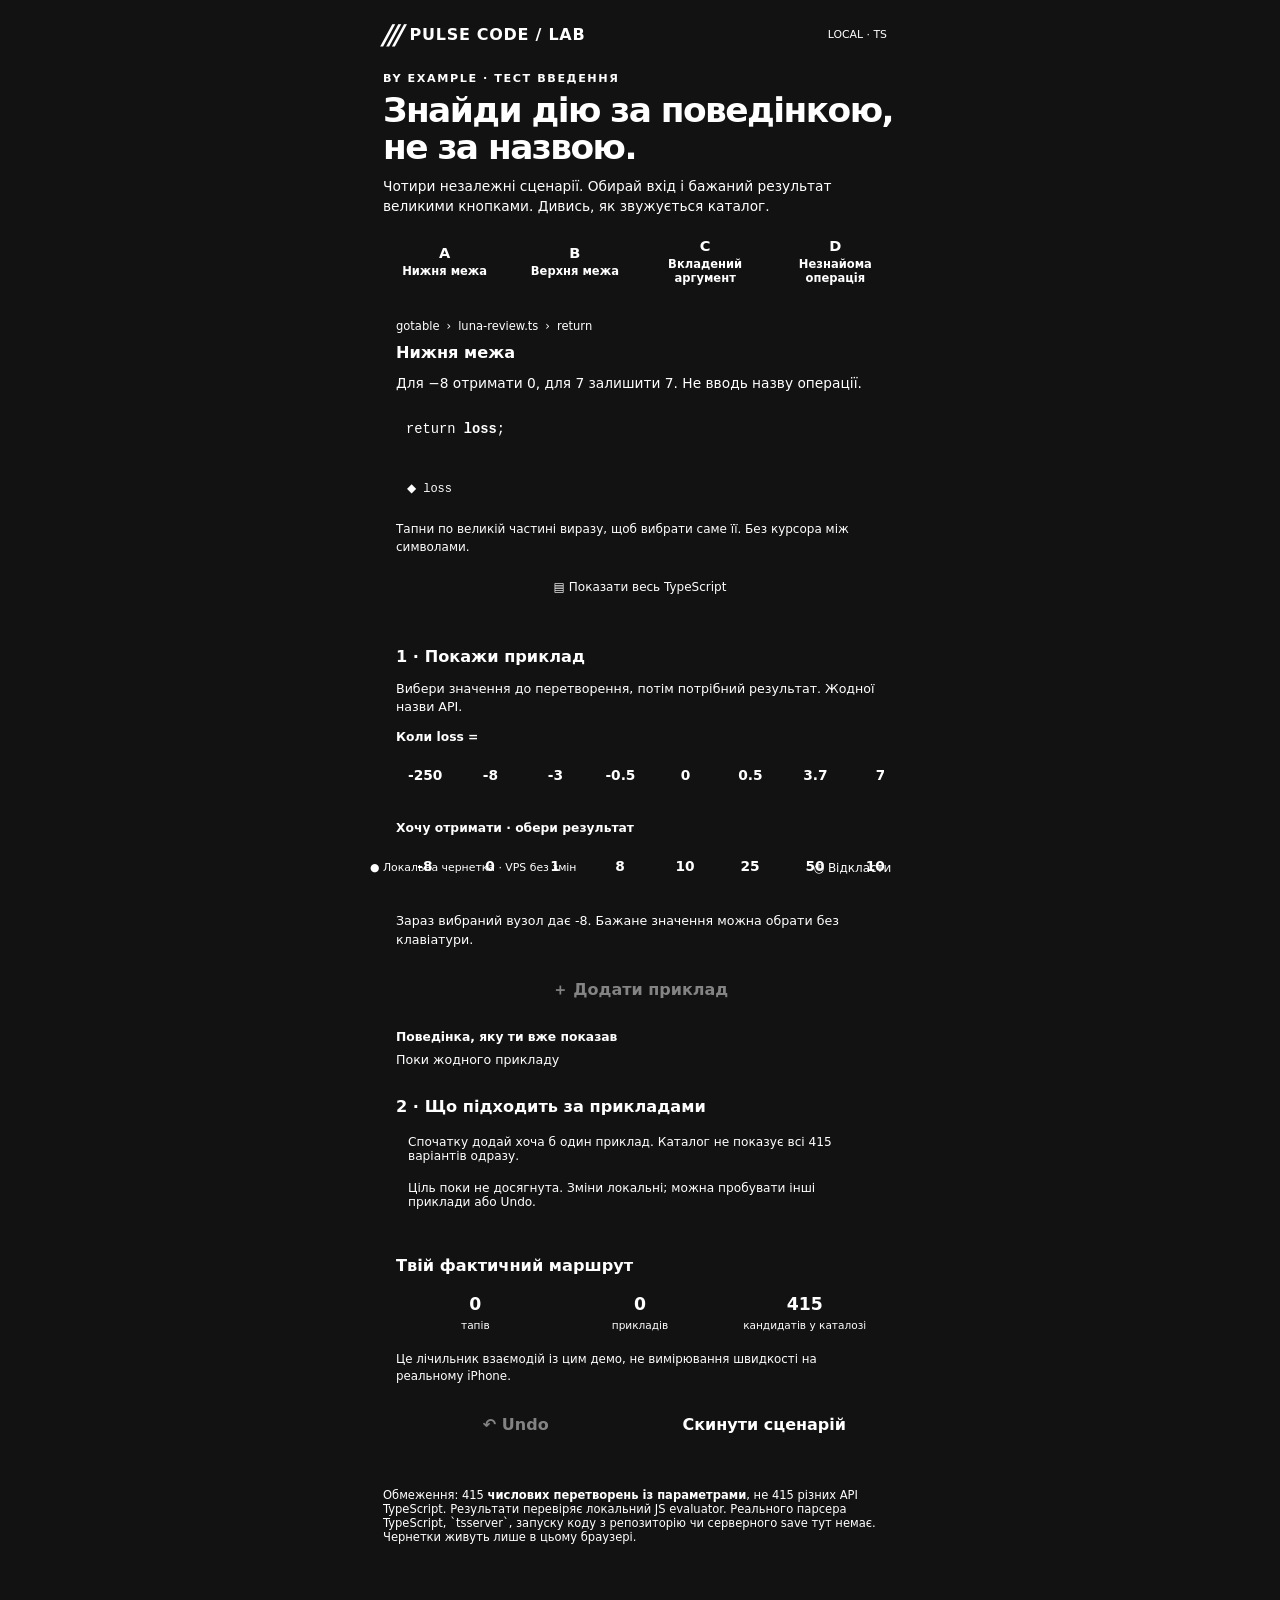
<file: web/pulse-by-example-20261121.html>
<!doctype html>
<html lang="uk" data-accent="purple">
<head>
<meta charset="utf-8">
<meta name="viewport" content="width=device-width,initial-scale=1,viewport-fit=cover">
<title>PULSE CODE · By example lab</title>
<meta name="description" content="Інтерактивний mobile-first TypeScript UX-тест: знайти числову трансформацію з 415 варіантів за прикладами, не вводячи її назви.">
<link rel="stylesheet" href="https://files.mandrock.me/web/mandrock0-tokens.css">
<link rel="stylesheet" href="https://tools.mandrock.me/palettes/accents.css">
<script defer src="https://files.mandrock.me/web/mandrock0-ambient.js" data-profile="subtle" data-section="purple"></script>
<style>
:root{color-scheme:dark}
*{box-sizing:border-box}
html{scroll-behavior:auto}
body{margin:0;min-width:0;min-height:100dvh;background:var(--background);color:var(--foreground);font-family:system-ui,-apple-system,BlinkMacSystemFont,sans-serif}
button{font:inherit;color:inherit;touch-action:manipulation;cursor:pointer}
button:focus-visible{outline:3px solid var(--page-accent);outline-offset:3px}
button:disabled{opacity:.48;cursor:not-allowed}
canvas[data-mandrock0-ambient]{opacity:.08!important;pointer-events:none!important}
main{position:relative;z-index:1;max-width:540px;margin:auto;min-height:100dvh;padding:calc(10px + env(safe-area-inset-top)) 13px calc(85px + env(safe-area-inset-bottom))}
header{display:flex;align-items:center;gap:9px;min-height:48px}
.brand{font-size:1rem;font-weight:900;letter-spacing:.045em;white-space:nowrap}.brand i{font-style:normal;color:var(--page-accent)}
.sig{font-weight:900;font-size:1.7rem;letter-spacing:-.15em;color:var(--page-accent);transform:skew(-13deg)}
.status{margin-left:auto;border:1px solid var(--border);border-radius:999px;padding:7px 10px;font-size:.68rem;color:var(--accent-cyan)}
.kicker{font-size:.7rem;font-weight:850;letter-spacing:.14em;color:var(--page-accent);margin:14px 0 7px}
h1{font-size:clamp(1.53rem,7vw,2.15rem);line-height:1.07;letter-spacing:-.045em;margin:0 0 10px}
h2{font-size:1.01rem;line-height:1.25;margin:0 0 9px}
p{line-height:1.48}
.muted{color:var(--muted-foreground)}.small{font-size:.79rem}
.microtext{font:12px/1.5 ui-monospace,Consolas,monospace}
.accent{color:var(--accent-lime)}
.panel{border:1px solid var(--border);border-radius:17px;background:color-mix(in oklch,var(--card) 92%,transparent);padding:13px;margin-top:12px}
.tasks{display:grid;grid-template-columns:repeat(4,minmax(0,1fr));gap:7px;margin:13px 0}
.task{border:1px solid var(--border);background:var(--card);border-radius:12px;min-height:58px;padding:8px 3px;text-align:center;display:flex;flex-direction:column;gap:3px;justify-content:center;align-items:center;font-size:.72rem;font-weight:700}
.task b{font-size:.91rem}
.task[aria-pressed=true]{border:2px solid var(--page-accent);background:var(--secondary);padding:7px 2px}
.task .done{color:var(--accent-lime)}
.instruction{margin:0;font-size:.86rem;color:var(--muted-foreground)}
.breadcrumb{display:flex;gap:7px;flex-wrap:wrap;margin-bottom:10px;font-size:.72rem;color:var(--accent-cyan)}
.targetline{font:.86rem/1.55 ui-monospace,Consolas,monospace;padding:14px 10px;border-radius:12px;background:var(--background);border:1px solid var(--border);overflow-wrap:anywhere;white-space:pre-wrap}
.targetline strong{color:var(--accent-lime)}
.code-toggle{width:100%;margin-top:8px;min-height:44px;border:1px solid var(--border);border-radius:12px;background:var(--secondary);font-size:.75rem}
.codefull{max-height:180px;overflow:auto;white-space:pre-wrap;overflow-wrap:anywhere;font:11.5px/1.55 ui-monospace,monospace;color:var(--muted-foreground);padding:8px;background:var(--background);border-radius:9px}
.nodebar{display:flex;gap:7px;flex-wrap:wrap;align-items:center;margin-top:10px}
.nodebar button{border:1px solid var(--border);background:var(--secondary);border-radius:10px;min-height:50px;padding:8px 11px;font:.75rem/1.2 ui-monospace,monospace;max-width:100%;overflow-wrap:anywhere;text-align:left}
.nodebar button[aria-pressed=true]{border:2px solid var(--accent-lime);background:color-mix(in oklch,var(--accent-lime) 10%,var(--card))}
.legend{font-size:.75rem;color:var(--muted-foreground);margin:7px 0 0}
.rulelist{display:flex;gap:7px;flex-wrap:wrap;min-height:33px;margin:8px 0 12px}
.rule{display:inline-flex;align-items:center;gap:6px;border:1px solid var(--accent-cyan);border-radius:9px;background:var(--secondary);padding:4px 6px 4px 9px;font:12px/1.25 ui-monospace,monospace}
.rule button{min-height:37px;min-width:37px;background:var(--card);border-radius:7px;border:0}
.probe-row{display:flex;gap:7px;overflow:auto;padding:3px 0 9px;scrollbar-width:thin;scroll-snap-type:x proximity}
.probe-row button{scroll-snap-align:start;flex:0 0 auto;min-height:49px;min-width:58px;padding:8px 12px;border:1px solid var(--border);border-radius:12px;background:var(--secondary);font-weight:750;font-size:.86rem}
.probe-row button[aria-pressed=true]{border:2px solid var(--page-accent);background:color-mix(in oklch,var(--page-accent) 14%,var(--card));padding:7px 11px}
.probe-label{font-size:.77rem;font-weight:850;margin:12px 0 4px}
.cta{min-height:56px;border:1px solid var(--page-accent);border-radius:14px;background:var(--secondary);width:100%;font-weight:850}
.cta.primary{border-color:var(--accent-lime);background:var(--accent-lime);color:var(--background)}
.cta.subtle{border-color:var(--border);background:var(--card)}
.result-count{font-size:.82rem;color:var(--muted-foreground);margin:8px 0}
.candidate{border:1px solid var(--border);border-radius:12px;background:var(--secondary);padding:11px 10px;margin-top:8px;display:grid;grid-template-columns:minmax(0,1fr) auto;gap:9px;align-items:center}
.candidate .name{font-size:.89rem;font-weight:800}
.candidate code{display:block;color:var(--accent-cyan);white-space:pre-wrap;overflow-wrap:anywhere;font-size:.74rem;margin-top:4px}
.candidate button{min-width:78px;min-height:54px;border-radius:11px;background:var(--accent-lime);border:0;color:var(--background);font-weight:800}
.candidate small{font-size:.69rem;color:var(--muted-foreground)}
.fine{font-size:.74rem;color:var(--muted-foreground);line-height:1.4}
.metrics{display:grid;grid-template-columns:repeat(3,minmax(0,1fr));gap:6px;margin:10px 0}
.metric{border:1px solid var(--border);border-radius:10px;padding:7px;text-align:center;background:var(--card)}
.metric b{display:block;font-size:1.08rem;color:var(--accent-cyan)}.metric span{font-size:.66rem;color:var(--muted-foreground)}
.helpbar{padding:9px 12px;border-left:3px solid var(--accent-cyan);font-size:.76rem;color:var(--muted-foreground)}
.success{border:1px solid var(--accent-lime);border-radius:12px;padding:12px;margin-top:12px;background:color-mix(in oklch,var(--accent-lime) 9%,var(--card))}
.success b{color:var(--accent-lime)}
.two{display:grid;grid-template-columns:1fr 1fr;gap:9px}
.action-row{display:flex;gap:9px;margin-top:12px}
.action-row>*{flex:1;min-width:0}
.danger{border-color:var(--accent-crimson)!important;color:var(--accent-crimson)}
pre.diff{padding:10px;background:var(--background);color:var(--accent-lime);border:1px solid var(--border);border-radius:12px;white-space:pre-wrap;overflow-wrap:anywhere;font:12px/1.5 ui-monospace,monospace}
footer{font-size:.72rem;color:var(--muted-foreground);margin:22px 0}
footer a{color:var(--accent-cyan)}
.sticky{position:fixed;bottom:0;left:0;right:0;z-index:10;border-top:1px solid var(--border);background:var(--background);padding:8px 13px calc(8px + env(safe-area-inset-bottom))}
.sticky-inner{max-width:540px;margin:auto;display:flex;gap:9px;align-items:center}
.sticky-inner span{font-size:.68rem;line-height:1.25;color:var(--muted-foreground);flex:1}
.sticky button{min-width:115px;min-height:49px;background:var(--card);border:1px solid var(--border);border-radius:13px;font-size:.75rem}
@media(max-width:350px){.tasks{grid-template-columns:repeat(2,minmax(0,1fr))}.task{min-height:49px;flex-direction:row;gap:6px}.panel{padding:10px}.candidate{grid-template-columns:minmax(0,1fr) 67px}.candidate button{min-width:67px}}
@media(prefers-reduced-motion:reduce){html{scroll-behavior:auto}*{animation:none!important;transition:none!important}}
</style>
</head>
<body>
<main>
<header><span class="sig" aria-hidden="true">///</span><span class="brand">PULSE <i>CODE</i> / LAB</span><span class="status">LOCAL · TS</span></header>
<div class="kicker">BY EXAMPLE · ТЕСТ ВВЕДЕННЯ</div>
<h1>Знайди дію <span class="accent">за поведінкою</span>, не за назвою.</h1>
<p class="instruction">Чотири незалежні сценарії. Обирай вхід і бажаний результат великими кнопками. Дивись, як звужується каталог.</p>
<nav class="tasks" id="tasks" aria-label="Сценарії"></nav>
<section class="panel" aria-label="Редактор">
  <div class="breadcrumb"><span>gotable</span><span>›</span><span>luna-review.ts</span><span>›</span><span>return</span></div>
  <h2 id="task-title">Нижня межа</h2>
  <p class="instruction" id="task-goal"></p>
  <div class="targetline" style="margin-top:12px">return <strong id="expression">loss</strong>;</div>
  <div id="nodebar" class="nodebar" aria-label="Семантичний вибір вузла"></div>
  <p class="legend">Тапни по великій частині виразу, щоб вибрати саме її. Без курсора між символами.</p>
  <button class="code-toggle" id="code-toggle" aria-expanded="false">▤ Показати весь TypeScript</button>
  <pre class="codefull" id="full-code" hidden></pre>
</section>
<section class="panel" id="control-panel" aria-label="Вибір поведінки"></section>
<section class="panel" aria-label="Метрики тесту">
  <h2>Твій фактичний маршрут</h2>
  <div class="metrics"><div class="metric"><b id="tap-count">0</b><span>тапів</span></div><div class="metric"><b id="rule-count">0</b><span>прикладів</span></div><div class="metric"><b id="ops-count">415</b><span>кандидатів у каталозі</span></div></div>
  <p class="fine" id="metrics-note">Це лічильник взаємодій із цим демо, не вимірювання швидкості на реальному iPhone.</p>
  <div class="action-row"><button id="undo" class="cta subtle" type="button">↶ Undo</button><button id="reset" class="cta subtle danger" type="button">Скинути сценарій</button></div>
</section>
<footer>Обмеження: 415 <strong>числових перетворень із параметрами</strong>, не 415 різних API TypeScript. Результати перевіряє локальний JS evaluator. Реального парсера TypeScript, `tsserver`, запуску коду з репозиторію чи серверного save тут немає. Чернетки живуть лише в цьому браузері.</footer>
</main>
<div class="sticky"><div class="sticky-inner"><span id="save-status">● Локальна чернетка · VPS без змін</span><button type="button" id="pause">◷ Відкласти</button></div></div>
<script defer src="pulse-behavior-core.js?v=1"></script>
<script defer src="pulse-by-example-app.js?v=1"></script>
</body>
</html>
</file>
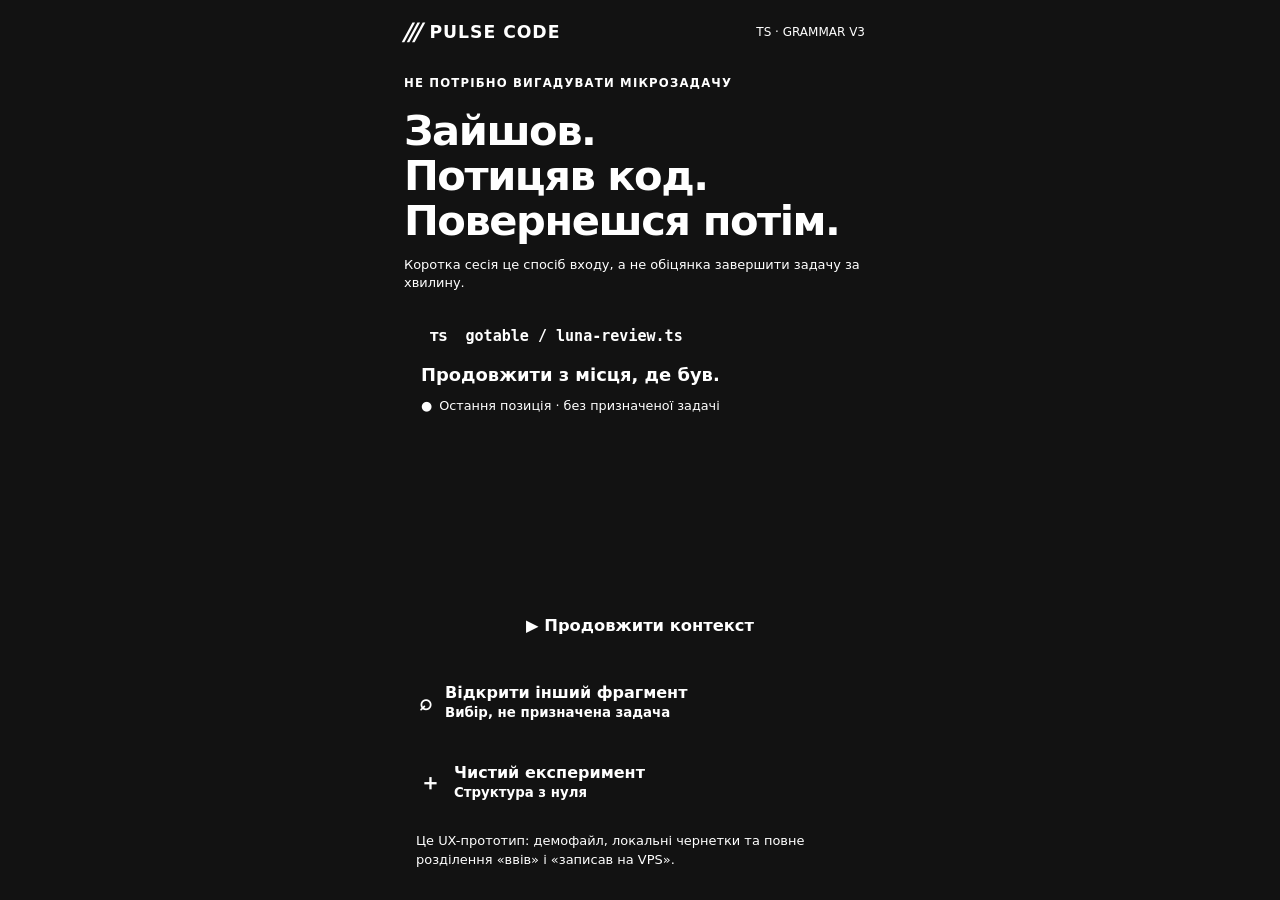
<file: web/pulse-code-demo.html>
<!DOCTYPE html>
<html lang="uk" data-accent="purple">
<head>
<meta charset="utf-8">
<meta name="viewport" content="width=device-width,initial-scale=1,viewport-fit=cover">
<meta name="description" content="PULSE CODE: інтерактивний мобільний TypeScript-конструктор із дворівневим радіальним меню та повноекранною таблицею вибору. UX-демо без серверного запису.">
<title>PULSE CODE · TypeScript з великим пальцем</title>
<meta property="og:type" content="website"><meta property="og:title" content="PULSE CODE · TypeScript-конструктор на телефоні">
<meta property="og:description" content="Жест → група → підгрупа → повноекранна таблиця. Конструюй код по кроках, без примусових мікрозадач.">
<meta property="og:url" content="https://tools.mandrock.me/mdfocus/pulse-code-demo.html">
<meta property="og:image" content="https://tools.mandrock.me/mdfocus/pulse-code-og.png">
<meta property="og:image:width" content="1200"><meta property="og:image:height" content="630">
<meta name="twitter:card" content="summary_large_image"><meta name="twitter:image" content="https://tools.mandrock.me/mdfocus/pulse-code-og.png">
<link rel="stylesheet" href="https://files.mandrock.me/web/mandrock0-tokens.css">
<link rel="stylesheet" href="https://tools.mandrock.me/palettes/accents.css">
<script src="https://files.mandrock.me/web/mandrock0-ambient.js" data-profile="subtle" data-section="purple" defer></script>
<style>
:root{color-scheme:dark}*{box-sizing:border-box}
html,body{margin:0;min-height:100%;font-family:system-ui,-apple-system,sans-serif}
body{background:var(--background);color:var(--foreground);overflow-x:hidden}
canvas[data-mandrock0-ambient]{z-index:0!important;opacity:.08!important;pointer-events:none!important}
button,input,textarea{font:inherit;color:inherit}
button{cursor:pointer;touch-action:manipulation}
button:focus-visible,input:focus-visible,textarea:focus-visible{outline:3px solid var(--page-accent);outline-offset:3px}
[hidden]{display:none!important}
.app{position:relative;z-index:1;max-width:500px;margin:auto;min-height:100dvh;display:flex;flex-direction:column;
padding:calc(env(safe-area-inset-top) + 8px) 14px calc(env(safe-area-inset-bottom) + 14px)}
.mast{display:flex;gap:10px;align-items:center;min-height:48px}
.logo{font-size:1.5rem;font-weight:900;color:var(--page-accent);letter-spacing:-.15em;transform:skew(-13deg)}
.brand{font-weight:900;letter-spacing:.055em;font-size:1.08rem}.brand span{color:var(--page-accent)}
.flex{flex:1}.micro{font-size:.73rem;font-weight:800;color:var(--page-accent);letter-spacing:.1em}
.pill{border:1px solid var(--border);border-radius:999px;background:var(--card);padding:8px 11px;font-size:.75rem}
.screen{display:none;flex:1;min-height:0;flex-direction:column}
.screen.active{display:flex}
h1{font-size:clamp(1.8rem,7vw,2.6rem);line-height:1.08;letter-spacing:-.035em;margin:19px 0 12px}
h2{font-size:1.45rem;margin:9px 0}.muted{color:var(--muted-foreground)}.small{font-size:.81rem}
.accent{color:var(--accent-lime)}
button.big{width:100%;min-height:62px;background:var(--card);border:1px solid var(--border);border-radius:16px;
display:flex;align-items:center;justify-content:center;gap:10px;padding:10px 16px;font-weight:800;font-size:1.02rem}
button.big.main{background:var(--accent-lime);color:var(--background);border-color:var(--accent-lime)}
button.big:disabled{opacity:.45}
.stack{display:grid;gap:12px}.grow{flex:1;min-height:12px}
.card{background:var(--card);border:1px solid var(--border);border-radius:18px;padding:17px;margin-top:12px}
.card-title{display:flex;gap:9px;align-items:center;font-size:.94rem;font-weight:750}
.codeword{font-family:ui-monospace,Consolas,monospace;color:var(--accent-cyan)}
.tspill{background:var(--secondary);border-radius:9px;padding:8px 9px;color:var(--accent-cyan);font-weight:900;font-size:.78rem}
.card p{margin:10px 0;line-height:1.45}
.state{font-size:.8rem;color:var(--muted-foreground);margin-top:10px}
.state::before{content:'●';color:var(--accent-lime);margin-right:7px}
.card-small{padding:13px 16px;margin-top:10px}
.choose{width:100%;border:1px solid var(--border);border-radius:15px;background:var(--card);padding:15px;
min-height:62px;text-align:left;display:flex;gap:13px;align-items:center;font-weight:750}
.choose .symbol{font-size:1.35rem;color:var(--page-accent)}
.note{padding-left:12px;border-left:3px solid var(--accent-cyan);font-size:.81rem;line-height:1.45;color:var(--muted-foreground);margin:16px 0}
.topbar{display:flex;gap:8px;align-items:center;min-height:52px}
.iconbtn{min-width:50px;min-height:50px;background:var(--card);border:1px solid var(--border);border-radius:13px;font-size:1.27rem}
.filelabel{font-weight:800;min-width:0;flex:1;overflow:hidden;white-space:nowrap;text-overflow:ellipsis}
.subline{font-size:.77rem;color:var(--muted-foreground);margin:5px 0 12px}
.codebox{overflow:auto;min-height:190px;flex:1;max-height:45dvh;padding:16px 11px;background:var(--background);
border:1px solid var(--border);border-radius:15px}
.codebox pre,.review-code{margin:0;color:var(--foreground);font:clamp(12px,3.2vw,15px)/1.65 ui-monospace,Consolas,monospace;
white-space:pre-wrap;overflow-wrap:anywhere}
.compose{margin:10px 0 0;border:1px solid var(--border);background:var(--card);border-radius:12px;padding:11px}
.compose-title{font-size:.75rem;letter-spacing:.06em;font-weight:800;color:var(--page-accent)}
.chips{display:flex;gap:7px;flex-wrap:wrap;margin-top:8px}
.chip{font:600 .73rem ui-monospace,monospace;padding:9px 10px;border-radius:9px;background:var(--secondary);border:1px solid var(--border)}
.chip.active{border-color:var(--page-accent);color:var(--accent-lime)}
.thumbbar{margin-top:auto;display:flex;align-items:center;gap:14px;justify-content:space-between;padding:12px 0 7px}
.thumbbar.left{flex-direction:row-reverse}
.thumbtext{flex:1;min-width:0;max-width:50%;font-size:.82rem;line-height:1.45}
.thumbtext b{display:block;color:var(--foreground)}
.thumbtext span{color:var(--muted-foreground)}
.thumbbar .thumbbutton{width:86px;height:86px;flex-shrink:0;margin-right:62px;border-radius:50%;border:2px solid var(--page-accent);
background:var(--card);box-shadow:0 0 20px color-mix(in oklch,var(--page-accent) 25%,transparent);
font-size:1.8rem;font-weight:900;touch-action:none;user-select:none}
.thumbbar.left .thumbbutton{margin-right:0;margin-left:62px}
.thumbbar .thumbbutton:active{background:var(--secondary)}
.edit-foot{display:flex;gap:8px}
.edit-foot button{flex:1;min-height:50px;border-radius:12px;border:1px solid var(--border);background:var(--card);font-size:.82rem;font-weight:750}
.edit-foot button.primary{background:var(--secondary);border-color:var(--page-accent)}
#radial{position:fixed;z-index:35;width:248px;height:248px;display:none;transform:translate(-50%,-50%);
pointer-events:none;user-select:none;filter:drop-shadow(0 0 18px color-mix(in oklch,var(--page-accent) 28%,transparent))}
#radial.open{display:block}
#radial svg{width:248px;height:248px}
.wedge{stroke:var(--background);stroke-width:4}
.wedge.selected{stroke:var(--accent-lime);stroke-width:5;filter:brightness(1.25)}
.wheel-label{position:absolute;pointer-events:none;width:84px;transform:translate(-50%,-50%);font-size:.78rem;
font-weight:800;text-align:center;text-shadow:0 2px 5px var(--background)}
.wheel-label[data-i="0"]{left:24%;top:24%}
.wheel-label[data-i="1"]{left:76%;top:24%}
.wheel-label[data-i="2"]{left:76%;top:76%}
.wheel-label[data-i="3"]{left:24%;top:76%}
.wheel-center{position:absolute;left:72px;top:72px;width:104px;height:104px;border-radius:50%;border:2px solid var(--page-accent);
background:var(--card);display:flex;flex-direction:column;align-items:center;justify-content:center;text-align:center;
font-size:.7rem;color:var(--muted-foreground);padding:10px;line-height:1.35}
.wheel-center b{font-size:.83rem;color:var(--foreground)}
.overlay{position:fixed;inset:0;z-index:40;background:color-mix(in oklch,var(--background) 80%,transparent);
display:none;align-items:flex-end;justify-content:center}
.overlay.open{display:flex}
.sheet{background:var(--card);border:1px solid var(--border);border-radius:24px 24px 0 0;
padding:16px 15px calc(18px + env(safe-area-inset-bottom));width:min(500px,100%);max-height:92dvh;overflow:auto}
.sheet-head{display:flex;gap:9px;align-items:center;justify-content:space-between}
.sheet-head button,.smallbtn{min-height:48px;min-width:48px;background:var(--secondary);border:1px solid var(--border);border-radius:12px}
.sheet h2{margin:0;font-size:1.24rem}
.sheet .option{width:100%;min-height:60px;border:1px solid var(--border);background:var(--secondary);border-radius:13px;
margin-top:8px;text-align:left;padding:12px 15px;font-weight:750}
.grid-overlay{position:fixed;inset:0;z-index:45;background:var(--background);display:none;overflow-y:auto;overscroll-behavior:contain}
.grid-overlay.open{display:block}
.grid-inner{max-width:760px;margin:auto;min-height:100%;padding:calc(12px + env(safe-area-inset-top)) 13px calc(190px + env(safe-area-inset-bottom))}
.grid-top{position:sticky;top:0;background:var(--background);z-index:2;padding:6px 0 10px}
.grid-topline{display:flex;gap:8px;align-items:center}
.grid-topline button{min-height:50px;min-width:50px;border:1px solid var(--border);border-radius:13px;background:var(--card)}
.grid-topline strong{flex:1;min-width:0;font-size:1.06rem}
.crumbs{font-size:.78rem;color:var(--accent-cyan);margin:9px 0}
.grid-top input{width:100%;height:55px;background:var(--card);color:var(--foreground);border:1px solid var(--border);
border-radius:13px;padding:0 15px;margin:5px 0}
.grid-help{color:var(--muted-foreground);font-size:.83rem;margin:8px 0 12px}
.tiles{display:grid;grid-template-columns:repeat(2,minmax(0,1fr));gap:9px}
.tile{min-height:101px;border:1px solid var(--border);border-radius:15px;background:var(--card);padding:12px 11px;
display:flex;flex-direction:column;justify-content:space-between;text-align:left;gap:8px;overflow-wrap:anywhere}
.tile strong{font-size:1rem;line-height:1.22}
.tile code{font-size:.73rem;line-height:1.4;color:var(--accent-cyan);white-space:pre-wrap;overflow-wrap:anywhere}
.tile.sel{border:3px solid var(--accent-lime);padding:10px 9px}
.grid-footer{position:fixed;bottom:0;left:0;right:0;z-index:4;padding:12px max(13px, env(safe-area-inset-left)) calc(15px + env(safe-area-inset-bottom));
background:var(--card);border-top:1px solid var(--border)}
.grid-footer .footer-inner{max-width:760px;margin:auto}
.preview{font-size:.84rem;color:var(--muted-foreground);margin:0 0 9px;white-space:nowrap;overflow:hidden;text-overflow:ellipsis}
.grid-footer button{width:100%;min-height:61px;border:1px solid var(--accent-lime);background:var(--accent-lime);
color:var(--background);border-radius:14px;font-weight:900;font-size:1rem}
.grid-footer button:disabled{opacity:.4}
.diff{font:clamp(12px,3.2vw,14px)/1.5 ui-monospace,monospace;white-space:pre-wrap;overflow-wrap:anywhere;
background:var(--card);border:1px solid var(--border);padding:12px;border-radius:14px;max-height:49dvh;overflow:auto}
.diff .plus{color:var(--accent-lime)}.diff .minus{color:var(--accent-crimson)}
.toast{position:fixed;left:50%;top:calc(65px + env(safe-area-inset-top));transform:translateX(-50%);z-index:60;
display:none;pointer-events:none;border:1px solid var(--page-accent);border-radius:13px;padding:10px 13px;
background:var(--card);font-size:.79rem;max-width:90vw;text-align:center}
.toast.open{display:block}
@media(min-width:560px){.tiles{grid-template-columns:repeat(3,minmax(0,1fr))}}
@media(max-height:690px){
 .app{padding-top:5px;padding-bottom:max(5px,env(safe-area-inset-bottom))}
 h1{font-size:1.9rem;margin:10px 0}
 #screen-home .micro{margin-top:6px!important;font-size:.67rem}
 #screen-home h1{font-size:1.5rem;line-height:1.035;margin:5px 0}
 #screen-home > p.muted{display:none}
 #screen-home .note{display:none}
 #screen-home .card{padding:9px;margin-top:5px}
 #screen-home .card p{font-size:.94rem!important;margin:4px 0}
 #screen-home .card-title{font-size:.77rem}
 #screen-home .card .state{font-size:.72rem;margin-top:5px}
 #screen-home .tspill{padding:5px 7px}
 #screen-home .stack{gap:6px;margin-bottom:18px}
 #screen-home .choose{min-height:49px;padding:7px 10px;font-size:.9rem}
 #screen-home .big{min-height:49px}
 .codebox{min-height:120px;max-height:27dvh;padding:9px}
 .codebox pre{font-size:12px;line-height:1.47}
 .compose{padding:8px;margin-top:6px}
 .thumbbar{padding:6px 0 5px}
 .thumbtext{font-size:.74rem;line-height:1.3}
 .thumbbar .thumbbutton{width:78px;height:78px;margin-bottom:50px}
 .edit-foot button{min-height:43px}
 #screen-review h1{margin:9px 0}
 #screen-review .diff{max-height:35dvh}
 #screen-review .note{display:none}
 .grid-inner{padding-bottom:175px}
 .tile{min-height:92px}
}
@media(prefers-reduced-motion:reduce){*,*::before,*::after{scroll-behavior:auto!important;transition:none!important;animation:none!important}}
</style>
</head>
<body>
<main class="app">
<header class="mast"><span class="logo" aria-hidden="true">///</span>
  <span class="brand">PULSE <span>CODE</span></span><span class="flex"></span>
  <span class="pill">TS · GRAMMAR V3</span></header>
<section class="screen active" id="screen-home" aria-label="Вхід до роботи">
  <div class="micro" style="margin-top:20px">НЕ ПОТРІБНО ВИГАДУВАТИ МІКРОЗАДАЧУ</div>
  <h1>Зайшов.<br><span class="accent">Потицяв код.</span><br>Повернешся потім.</h1>
  <p class="muted small" style="line-height:1.4;margin:0">Коротка сесія це спосіб входу, а не обіцянка завершити задачу за хвилину.</p>
  <div class="card">
    <div class="card-title"><span class="tspill">TS</span><span class="codeword">gotable / luna-review.ts</span></div>
    <p style="font-size:1.12rem;font-weight:750">Продовжити з місця, де був.</p>
    <div class="state" id="home-status">Локальний контекст, сервер без змін</div>
  </div>
  <div class="grow"></div>
  <div class="stack">
    <button class="big main" id="resume">▶ Продовжити контекст</button>
    <button class="choose" id="open-file"><span class="symbol">⌕</span><span>Відкрити інший фрагмент<br><small class="muted">Вибір, не призначена задача</small></span></button>
    <button class="choose" id="new-scratch"><span class="symbol">＋</span><span>Чистий експеримент<br><small class="muted">Структура з нуля</small></span></button>
  </div>
  <p class="note">Це UX-прототип: демофайл, локальні чернетки та повне розділення «ввів» і «записав на VPS».</p>
</section>
<section class="screen" id="screen-editor" aria-label="TypeScript конструктор">
  <div class="topbar"><button class="iconbtn" id="editor-back" aria-label="Назад">‹</button>
    <span class="filelabel" id="filelabel">luna-review.ts</span>
    <button class="iconbtn" id="to-review" aria-label="Відкрити diff">≡</button></div>
  <div class="subline">TypeScript · <span id="edit-state">Локальна чернетка</span> · <span id="step-count">0 вставок</span></div>
  <div class="codebox"><pre id="ts-code" aria-label="Чернетка TypeScript"></pre></div>
  <div class="compose">
    <div class="compose-title">КОНСТРУКТОР · СКЛАДАЙ ЧАСТИНАМИ</div>
    <div class="chips" id="compose-chips"></div>
  </div>
  <div class="thumbbar" id="thumbbar">
    <div class="thumbtext"><b id="wheel-prompt">Обери розділ</b>
      <span id="wheel-help">Тримай → проведи → відпусти. Другий рівень веде в таблицю.</span></div>
    <button class="thumbbutton" id="gesture-pad" aria-label="Дворівневе радіальне меню TypeScript. Натисни для доступного списку">◎</button>
  </div>
  <div class="edit-foot">
    <button id="nav-back">‹ Рівень назад</button>
    <button id="undo-edit">↶ Undo</button>
    <button id="edit-as-text">⌨ Текстом</button>
    <button class="primary" id="review-edit">Diff ›</button>
  </div>
</section>
<section class="screen" id="screen-review" aria-label="Перевірка чернетки">
  <div class="topbar"><button class="iconbtn" id="review-back" aria-label="Повернутися до редактора">‹</button>
    <span class="filelabel">Перегляд чернетки</span><span class="pill">LOCAL</span></div>
  <h1>Не фініш.<br><span class="accent">Просто checkpoint.</span></h1>
  <p class="muted small">Можна продовжити роботу будь-коли. Diff показує лише зміни цієї демоверсії.</p>
  <div class="diff" id="diff" aria-label="Зміни TypeScript"></div>
  <div class="state" id="review-state">VPS без змін · локальна чернетка</div>
  <div class="grow"></div>
  <div class="stack">
    <button class="big main" id="server-save">↑ Запис на VPS (демо)</button>
    <button class="big" id="review-postpone">◷ Залишити чернетку й вийти</button>
  </div>
</section>
</main>
<div id="radial" aria-hidden="true">
  <svg viewBox="0 0 248 248" id="radial-svg"></svg>
  <div class="wheel-label" data-i="0"></div><div class="wheel-label" data-i="1"></div>
  <div class="wheel-label" data-i="2"></div><div class="wheel-label" data-i="3"></div>
  <div class="wheel-center"><b id="radial-depth">1 / 2</b><span id="radial-center">проведи до сектора</span></div>
</div>
<div class="overlay" id="sheet-overlay" role="presentation">
  <div class="sheet" role="dialog" aria-modal="true" aria-labelledby="sheet-title">
    <div class="sheet-head"><h2 id="sheet-title">Оберіть рівень</h2><button id="sheet-close" class="smallbtn" aria-label="Закрити">✕</button></div>
    <div id="sheet-options"></div>
  </div>
</div>
<section class="grid-overlay" id="grid-overlay" role="dialog" aria-modal="true" aria-label="Повноекранна таблиця TypeScript">
 <div class="grid-inner">
  <div class="grid-top">
    <div class="grid-topline"><button id="grid-back" aria-label="Назад">‹</button>
      <strong id="grid-title">Вибери фрагмент</strong><button id="grid-close" aria-label="Закрити таблицю">✕</button></div>
    <div class="crumbs" id="grid-crumbs">Структура / Умови</div>
    <input id="grid-search" type="search" aria-label="Шукати в таблиці" placeholder="⌕ Шукати конструкцію, символ, оператор…" autocomplete="off">
    <div class="grid-help" id="grid-help">Великі картки замість клавіатурного хаосу.</div>
  </div>
  <div class="tiles" id="grid-tiles"></div>
 </div>
 <div class="grid-footer"><div class="footer-inner">
   <div class="preview" id="grid-preview" aria-live="polite">Обери картку для перегляду.</div>
   <button id="grid-apply" disabled>Додати до чернетки</button>
 </div></div>
</section>
<div id="toast" class="toast" role="status" aria-live="polite"></div>
<script src="pulse-code-demo.js?v=grammar3-7d86744" defer></script>
</body>
</html>
</file>
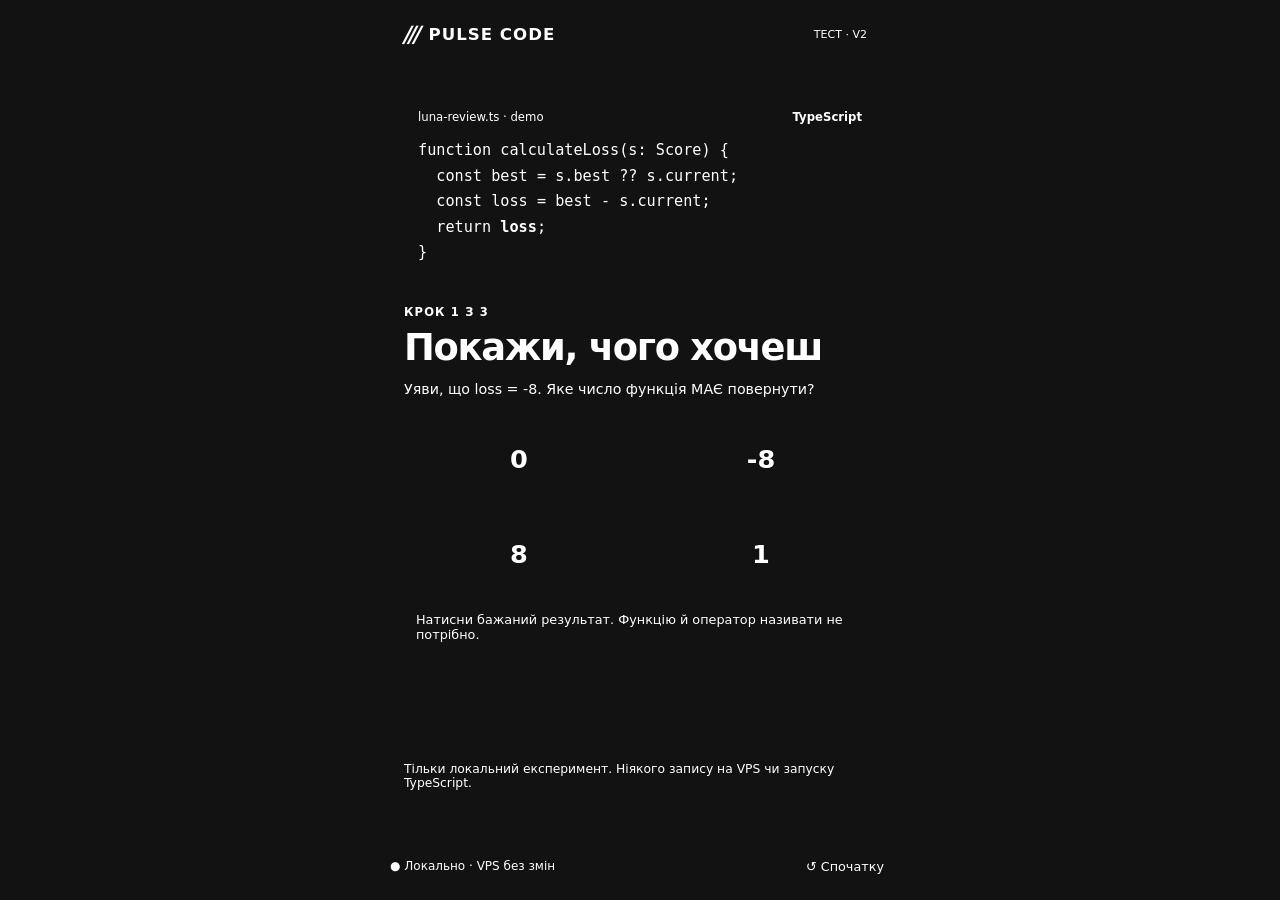
<file: web/pulse-guided.html>
<!DOCTYPE html>
<html lang="uk" data-accent="purple">
<head>
<meta charset="utf-8">
<meta name="viewport" content="width=device-width,initial-scale=1,viewport-fit=cover">
<meta name="description" content="PULSE CODE: простий експеримент введення TypeScript без клавіатури. Два вибори, одна пропозиція, локальний Undo.">
<title>PULSE CODE · Один палець, одна зміна</title>
<link rel="stylesheet" href="https://files.mandrock.me/web/mandrock0-tokens.css">
<link rel="stylesheet" href="https://tools.mandrock.me/palettes/accents.css">
<script defer src="https://files.mandrock.me/web/mandrock0-ambient.js" data-profile="subtle" data-section="purple"></script>
<style>
:root{color-scheme:dark}*{box-sizing:border-box}
body{margin:0;background:var(--background);color:var(--foreground);font-family:system-ui,-apple-system,BlinkMacSystemFont,sans-serif}
button{cursor:pointer;touch-action:manipulation;font:inherit;color:inherit}
button:focus-visible{outline:3px solid var(--page-accent);outline-offset:3px}
button:disabled{opacity:.45;cursor:not-allowed}
[hidden]{display:none!important}
canvas[data-mandrock0-ambient]{z-index:0!important;opacity:.08!important;pointer-events:none!important}
main{z-index:1;position:relative;max-width:500px;margin:auto;min-height:100dvh;padding:calc(10px + env(safe-area-inset-top)) 14px calc(110px + env(safe-area-inset-bottom));display:flex;flex-direction:column}
header{display:flex;gap:10px;align-items:center;min-height:48px}
.brand{font-weight:900;letter-spacing:.06em;font-size:1.04rem}.brand b{color:var(--page-accent)}
.logo{font-size:1.4rem;color:var(--page-accent);font-weight:900;letter-spacing:-.15em;transform:skew(-12deg)}
.tag{margin-left:auto;background:var(--card);border:1px solid var(--border);border-radius:999px;padding:7px 9px;color:var(--accent-cyan);font-size:.69rem}
.progress{display:flex;gap:6px;margin:13px 0 18px}.progress i{flex:1;height:5px;border-radius:10px;background:var(--border)}.progress i.done{background:var(--accent-lime)}
.eyebrow{color:var(--page-accent);font-weight:800;letter-spacing:.1em;font-size:.72rem;margin-bottom:9px}
h1{font-size:clamp(1.56rem,7vw,2.3rem);line-height:1.09;letter-spacing:-.035em;margin:0 0 11px}
h2{font-size:1.13rem;margin:0 0 8px}
p{line-height:1.45;margin:0}.muted{color:var(--muted-foreground)}
.code{border:1px solid var(--border);background:var(--card);border-radius:17px;padding:16px 14px;margin:0 0 23px}
.code-title{display:flex;align-items:center;justify-content:space-between;gap:8px;color:var(--muted-foreground);font-size:.73rem;margin-bottom:14px}
.code-title span:last-child{color:var(--accent-cyan);font-weight:800}
.code pre{white-space:pre-wrap;overflow-wrap:anywhere;font:clamp(.78rem,3.45vw,.95rem)/1.68 ui-monospace,SFMono-Regular,Consolas,monospace;margin:0;color:var(--foreground)}
.expr{color:var(--accent-lime);font-weight:800}
.question{font-size:.89rem;color:var(--muted-foreground);margin-bottom:18px}
.choices{display:grid;grid-template-columns:repeat(2,minmax(0,1fr));gap:12px;margin:14px 0 17px}
.choices button{min-width:0;min-height:83px;border-radius:18px;border:1px solid var(--border);background:var(--card);font-weight:850;font-size:1.6rem;display:flex;align-items:center;justify-content:center}
.choices button:active{border-color:var(--page-accent);background:var(--secondary)}
.breadcrumb{display:flex;gap:6px;align-items:center;color:var(--accent-cyan);font-size:.77rem;margin:6px 0 13px;flex-wrap:wrap}
.pill{padding:7px 11px;background:var(--card);border:1px solid var(--border);border-radius:999px;font: .8rem ui-monospace,monospace}
.comparison{display:grid;gap:10px;margin:15px 0}
.diff{border:1px solid var(--border);border-radius:14px;background:var(--card);padding:12px 13px}
.diff label{display:block;font-size:.72rem;color:var(--muted-foreground);margin-bottom:9px}
.diff code{font:clamp(.77rem,3.2vw,.94rem)/1.6 ui-monospace,Consolas,monospace;white-space:pre-wrap;overflow-wrap:anywhere}
.diff.old code{color:var(--accent-crimson)}.diff.new{border-color:var(--accent-lime)}.diff.new code{color:var(--accent-lime)}
.btn{min-height:61px;width:100%;border:1px solid var(--border);background:var(--card);border-radius:16px;font-size:1.02rem;font-weight:800;padding:11px}
.btn.primary{background:var(--accent-lime);color:var(--background);border-color:var(--accent-lime)}
.btn.linklike{border-color:transparent;background:transparent;font-weight:700;font-size:.88rem;min-height:53px}
.stack{display:grid;gap:8px;margin-top:12px}
.panel{padding:12px 14px;border:1px solid var(--border);background:var(--card);border-radius:13px;margin:12px 0}
.warning{border-left:3px solid var(--accent-cyan);padding-left:12px;font-size:.8rem;color:var(--muted-foreground);margin:12px 0}
.suggestions{display:grid;gap:8px;margin-top:12px}
.suggestion{min-height:58px;text-align:left;background:var(--secondary);border:1px solid var(--border);padding:11px 13px;border-radius:13px;display:flex;gap:10px;align-items:center;justify-content:space-between}
.suggestion strong{font-size:.86rem}.suggestion small{display:block;color:var(--muted-foreground);margin-top:5px;font:.73rem/1.3 ui-monospace,monospace;overflow-wrap:anywhere}
.suggestion .right{color:var(--accent-lime);font-size:.8rem;font-weight:800}
.small{font-size:.79rem}.foot{margin-top:auto;padding-top:15px;color:var(--muted-foreground);font-size:.77rem}
.fixed{position:fixed;z-index:5;bottom:0;left:0;right:0;background:var(--background);border-top:1px solid var(--border);padding:10px 14px calc(10px + env(safe-area-inset-bottom))}
.fixed-inner{max-width:500px;margin:auto;display:flex;align-items:center;justify-content:space-between;gap:10px}
.fixed span{font-size:.75rem;color:var(--muted-foreground)}
.fixed button{min-width:84px;min-height:48px;border-radius:12px;border:1px solid var(--border);background:var(--card);font-size:.8rem}
.result{margin-top:6px;font-size:.85rem;color:var(--accent-cyan)}
@media(max-width:350px){.code{padding:11px;margin-bottom:13px}.choices{gap:9px;margin:10px 0}.choices button{min-height:70px}.progress{margin:7px 0 11px}.question{margin-bottom:10px}}
@media(max-height:650px){
 main{padding-top:5px}.progress{margin:4px 0 10px}h1{font-size:1.47rem;line-height:1.04;margin-bottom:7px}
 .eyebrow{margin-bottom:4px}.question{margin-bottom:8px}.breadcrumb{margin:4px 0 8px}
 .comparison{margin:8px 0;gap:6px}.diff{padding:8px 10px}.diff label{margin-bottom:4px}
 .warning{font-size:.73rem;margin:7px 0}.btn{min-height:52px}.fixed{padding-top:5px;padding-bottom:calc(5px + env(safe-area-inset-bottom))}
 .code{margin-bottom:12px}.code-title{margin-bottom:8px}.code pre{font-size:.76rem;line-height:1.5}
}
@media(prefers-reduced-motion:reduce){*{animation:none!important;transition:none!important}}
</style>
</head>
<body>
<main>
  <header><span class="logo" aria-hidden="true">///</span><span class="brand">PULSE <b>CODE</b></span><span class="tag">ТЕСТ · V2</span></header>
  <div class="progress" id="progress" aria-label="Прогрес кроків"><i></i><i></i><i></i></div>
  <div class="code"><div class="code-title"><span>luna-review.ts · demo</span><span>TypeScript</span></div><pre>function calculateLoss(s: Score) {
  const best = s.best ?? s.current;
  const loss = best - s.current;
  return <span class="expr" id="code-value">loss</span>;
}</pre></div>
  <section id="workspace" aria-live="polite"></section>
  <div class="foot" id="foot">Тільки локальний експеримент. Ніякого запису на VPS чи запуску TypeScript.</div>
</main>
<div class="fixed"><div class="fixed-inner"><span id="save-status">● VPS без змін · чернетка локально</span><button id="restart" type="button">↺ Спочатку</button></div></div>
<script defer src="pulse-behavior-core.js?v=1"></script>
<script defer src="pulse-guided.js?v=1"></script>
</body>
</html>
</file>
